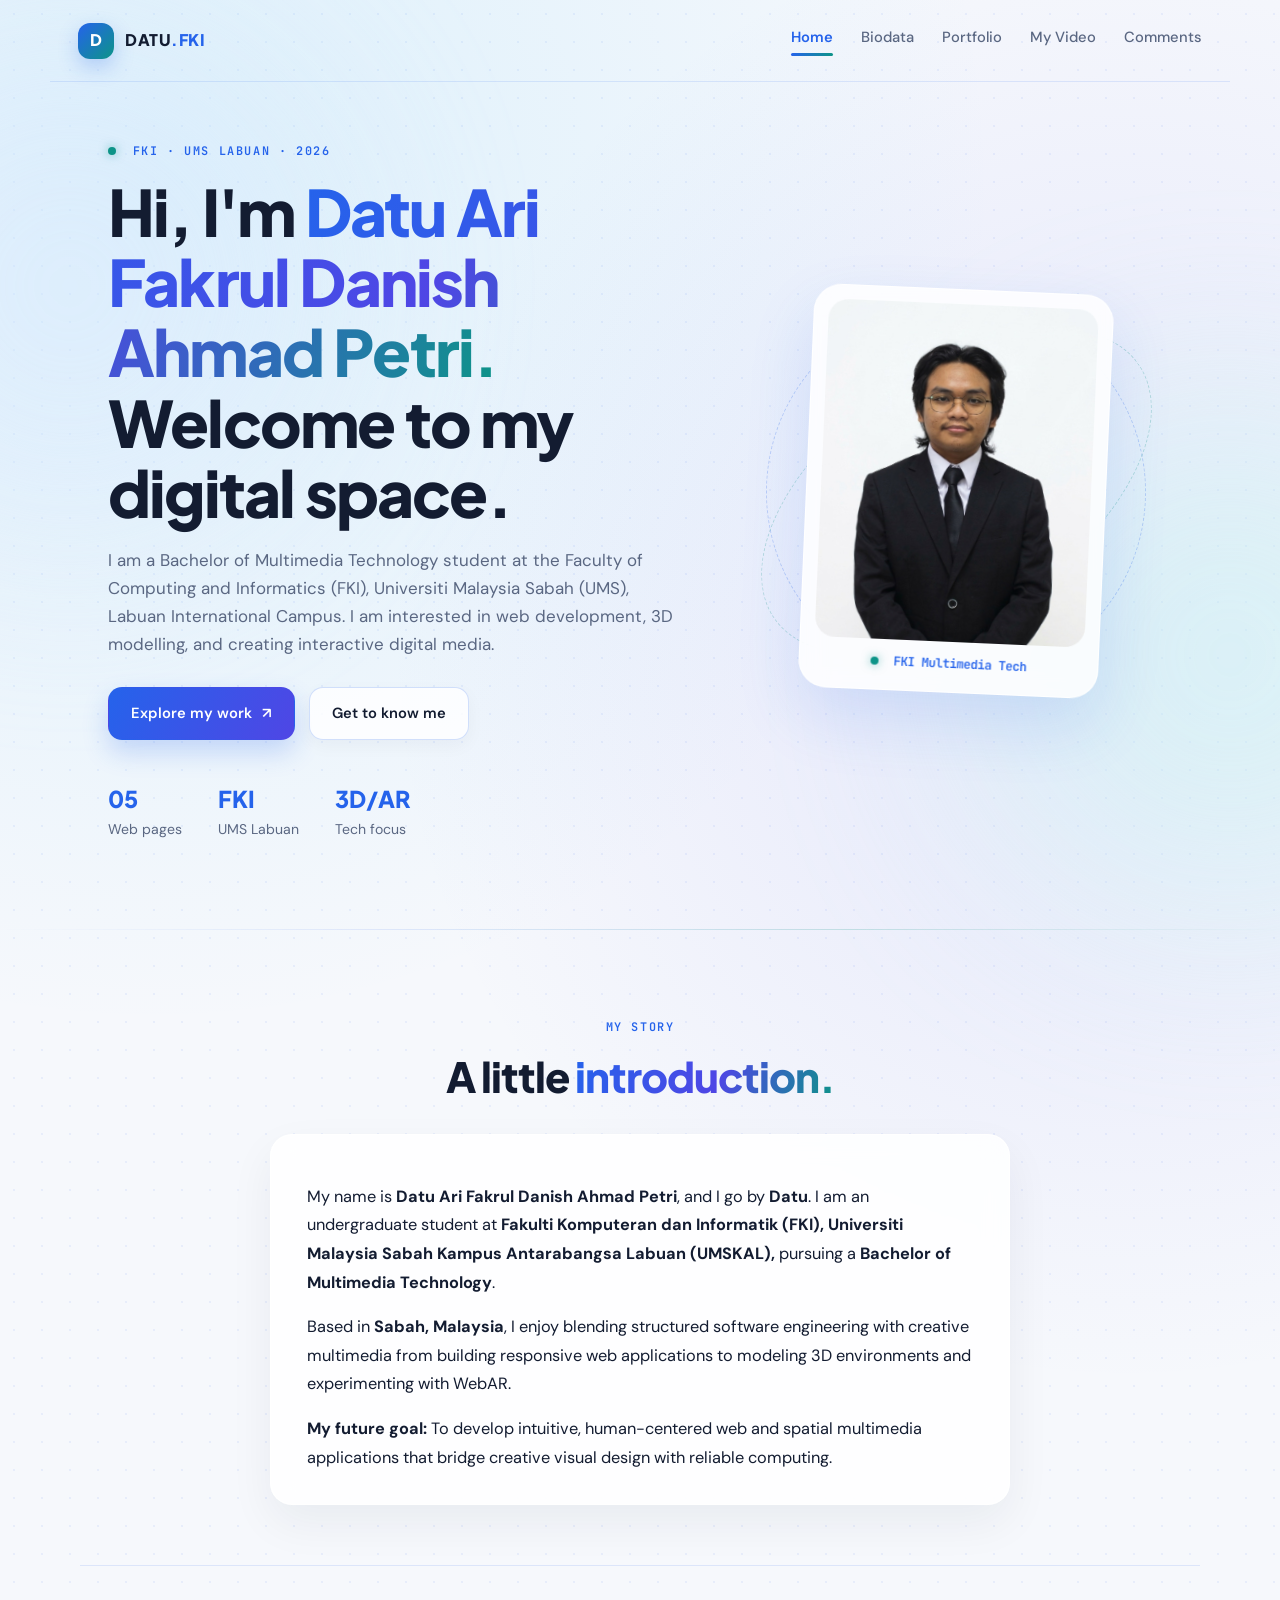
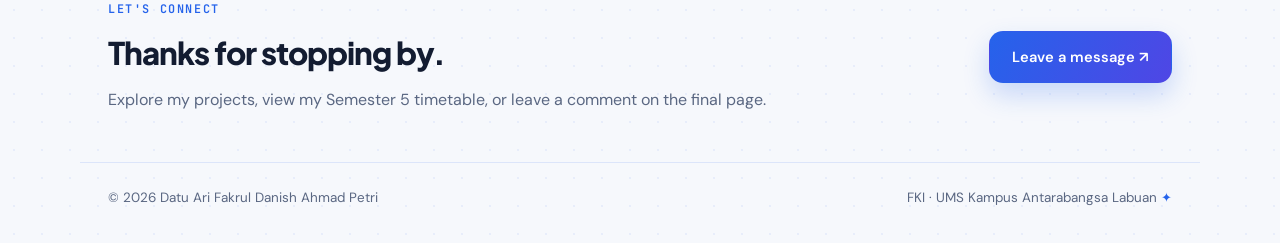
<file: index.html>
<!DOCTYPE html>
<html lang="en">
<head>
    <meta charset="UTF-8">
    <meta name="viewport" content="width=device-width, initial-scale=1.0">
    <meta name="description" content="Personal portfolio of Datu Ari Fakrul Danish Ahmad Petri — Fakulti Komputeran dan Informatik (FKI), UMS Kampus Antarabangsa Labuan.">

    <title>Home | Datu Ari Fakrul Danish Ahmad Petri</title>

    <link rel="stylesheet" href="style.css">
    <script src="script.js" defer></script>
</head>

<body>
    <div class="ambient ambient-one"></div>
    <div class="ambient ambient-two"></div>

    <header class="site-header">
        <a class="brand" href="index.html">
            <span class="brand-mark">D</span>
            <span>DATU<span class="accent">.FKI</span></span>
        </a>

        <button class="menu-toggle" aria-label="Toggle navigation" aria-expanded="false">
            ☰
        </button>

        <nav class="nav-links">
            <a class="active" href="index.html">Home</a>
            <a href="biodata.html">Biodata</a>
            <a href="portfolio.html">Portfolio</a>
            <a href="video.html">My Video</a>
            <a href="comments.html">Comments</a>
        </nav>
    </header>

    <main>
        <section class="hero container">
            <div class="hero-copy reveal">
                <p class="eyebrow">
                    <span class="pulse-dot"></span>
                    FKI · UMS LABUAN · 2026
                </p>

                <h1>
                    Hi, I'm <span class="gradient-text">Datu Ari Fakrul Danish Ahmad Petri.</span>
                    <br>
                    Welcome to my digital space.
                </h1>

                <p class="lead">
                  I am a Bachelor of Multimedia Technology student at the Faculty of Computing and Informatics (FKI), Universiti Malaysia Sabah (UMS), Labuan International Campus. I am interested in web development, 3D modelling, and creating interactive digital media.
                </p>

                <div class="hero-actions">
                    <a class="button primary" href="portfolio.html">
                        Explore my work <span>↗</span>
                    </a>
                    <a class="button secondary" href="biodata.html">
                        Get to know me
                    </a>
                </div>

                <div class="quick-stats">
                    <div>
                        <strong>05</strong>
                        <span>Web pages</span>
                    </div>

                    <div>
                        <strong>FKI</strong>
                        <span>UMS Labuan</span>
                    </div>

                    <div>
                        <strong>3D/AR</strong>
                        <span>Tech focus</span>
                    </div>
                </div>
            </div>

            <div class="hero-visual reveal">
                <div class="orbit orbit-a"></div>
                <div class="orbit orbit-b"></div>

                <div class="profile-card">
                    <img src="assets/ioo.jpg" alt="Datu profile graphic">

                    <div class="profile-caption">
                        <span class="status-dot"></span>
                        FKI Multimedia Tech
                    </div>
                </div>
            </div>
        </section>

                <hr class="section-divider">

        <!-- My Story Section -->
<section class="section">
    <div class="section-heading">
        <p class="eyebrow">MY STORY</p>
        <h2>
            A little <span class="gradient-text">introduction.</span>
        </h2>
    </div>

    <div class="panel story-panel">
        <p>
            My name is
            <strong>Datu Ari Fakrul Danish Ahmad Petri</strong>,
            and I go by <strong>Datu</strong>.
            I am an undergraduate student at
            <strong>
                Fakulti Komputeran dan Informatik (FKI),
                Universiti Malaysia Sabah
                Kampus Antarabangsa Labuan (UMSKAL),
            </strong>
            pursuing a
            <strong>Bachelor of Multimedia Technology</strong>.
        </p>

        <p>
            Based in <strong>Sabah, Malaysia</strong>,
            I enjoy blending structured software engineering
            with creative multimedia from building responsive
            web applications to modeling 3D environments
            and experimenting with WebAR.
        </p>

        <p>
            <strong>My future goal:</strong>
            To develop intuitive, human-centered web and
            spatial multimedia applications that bridge
            creative visual design with reliable computing.
        </p>
    </div>
</section>

        <section class="cta container">
            <div>
                <p class="eyebrow">LET'S CONNECT</p>
                <h2>Thanks for stopping by.</h2>
                <p>
                    Explore my projects, view my Semester 5 timetable, or leave a comment on the final page.
                </p>
            </div>

            <a class="button primary" href="comments.html">
                Leave a message ↗
            </a>
        </section>
    </main>

    <footer class="site-footer">
        <span>© <span class="year"></span> Datu Ari Fakrul Danish Ahmad Petri</span>

        <span>
            FKI · UMS Kampus Antarabangsa Labuan
            <span class="accent">✦</span>
        </span>
    </footer>
</body>
</html>
</file>
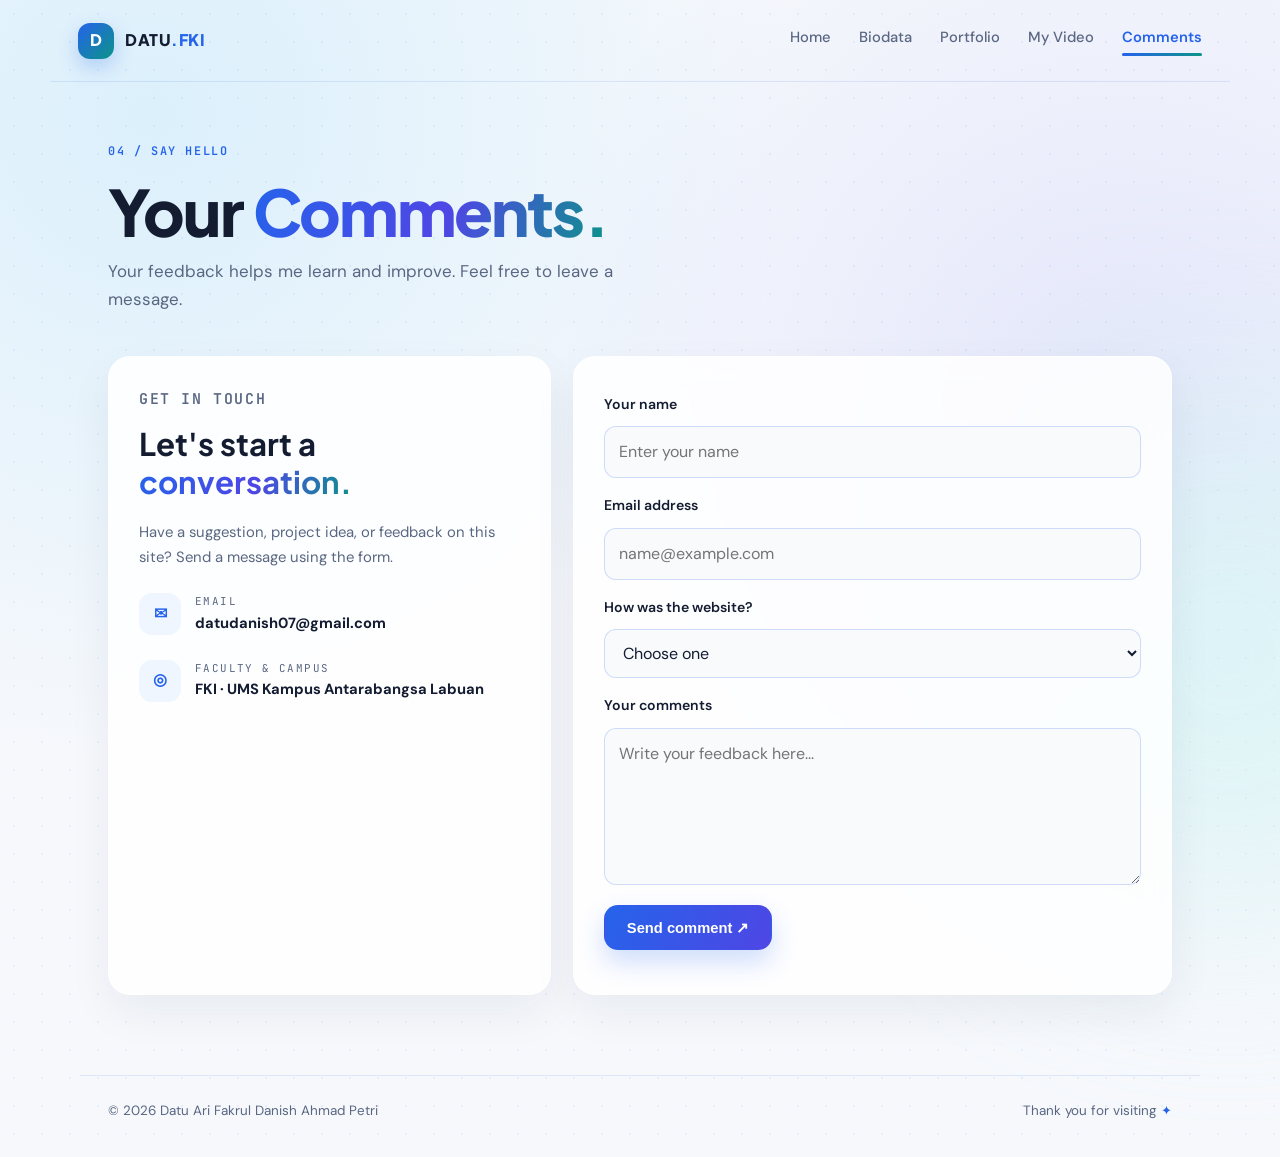
<file: comments.html>
<!DOCTYPE html>
<html lang="en">

<head>
    <meta charset="UTF-8">
    <meta name="viewport" content="width=device-width, initial-scale=1.0">

    <title>Your Comments | Datu Ari Fakrul Danish Ahmad Petri</title>

    <link rel="stylesheet" href="style.css">
    <script src="script.js" defer></script>
</head>

<body>

    <div class="ambient ambient-two"></div>

    <!-- Header & Navigation -->
    <header class="site-header">

        <a class="brand" href="index.html">
            <span class="brand-mark">D</span>
            <span>DATU<span class="accent">.FKI</span></span>
        </a>

        <button class="menu-toggle" aria-label="Toggle navigation" aria-expanded="false">
            ☰
        </button>

        <nav class="nav-links">
            <a href="index.html">Home</a>
            <a href="biodata.html">Biodata</a>
            <a href="portfolio.html">Portfolio</a>
            <a href="video.html">My Video</a>
            <a class="active" href="comments.html">Comments</a>
        </nav>

    </header>

    <!-- Main Content -->
    <main class="container page-main">

        <!-- Page Introduction -->
        <div class="page-intro reveal">

            <p class="eyebrow">04 / SAY HELLO</p>

            <h1>
                Your <span class="gradient-text">Comments.</span>
            </h1>

            <p class="lead">
                Your feedback helps me learn and improve.
                Feel free to leave a message.
            </p>

        </div>

        <!-- Contact Section -->
        <section class="contact-layout">

            <!-- Contact Information -->
            <div class="contact-copy panel reveal">

                <p class="eyebrow">GET IN TOUCH</p>

                <h2>
                    Let's start a <span class="gradient-text">conversation.</span>
                </h2>

                <p class="muted">
                    Have a suggestion, project idea, or feedback on this site?
                    Send a message using the form.
                </p>

                <div class="contact-detail">

                    <span>✉</span>

                    <div>
                        <small>EMAIL</small>
                        <strong>datudanish07@gmail.com</strong>
                    </div>

                </div>

                <div class="contact-detail">

                    <span>◎</span>

                    <div>
                        <small>FACULTY & CAMPUS</small>
                        <strong>FKI · UMS Kampus Antarabangsa Labuan</strong>
                    </div>

                </div>

            </div>

            <!-- Comment Form -->
            <form
                class="comment-form panel reveal"
                id="commentForm"
                action="https://formspree.io/f/xdegpngw"
                method="POST"
            >

                <label for="visitorName">Your name</label>

                <input
                    id="visitorName"
                    name="visitorName"
                    type="text"
                    placeholder="Enter your name"
                    required
                    maxlength="60"
                >

                <label for="visitorEmail">Email address</label>

                <input
                    id="visitorEmail"
                    name="email"
                    type="email"
                    placeholder="name@example.com"
                    required
                >

                <label for="rating">How was the website?</label>

                <select id="rating" name="rating" required>

                    <option value="">Choose one</option>
                    <option value="Excellent">Excellent</option>
                    <option value="Good">Good</option>
                    <option value="Average">Average</option>
                    <option value="Needs improvement">Needs improvement</option>

                </select>

                <label for="message">Your comments</label>

                <textarea
                    id="message"
                    name="message"
                    rows="5"
                    placeholder="Write your feedback here..."
                    required
                    maxlength="1000"
                ></textarea>

                <button class="button primary" type="submit" id="submitBtn">
                    Send comment ↗
                </button>

                <p class="form-note" id="formNote" aria-live="polite"></p>

            </form>

        </section>

    </main>

    <!-- Footer -->
    <footer class="site-footer">

        <span>
            © <span class="year"></span>
            Datu Ari Fakrul Danish Ahmad Petri
        </span>

        <span>
            Thank you for visiting <span class="accent">✦</span>
        </span>

    </footer>

</body>
</html>
</file>
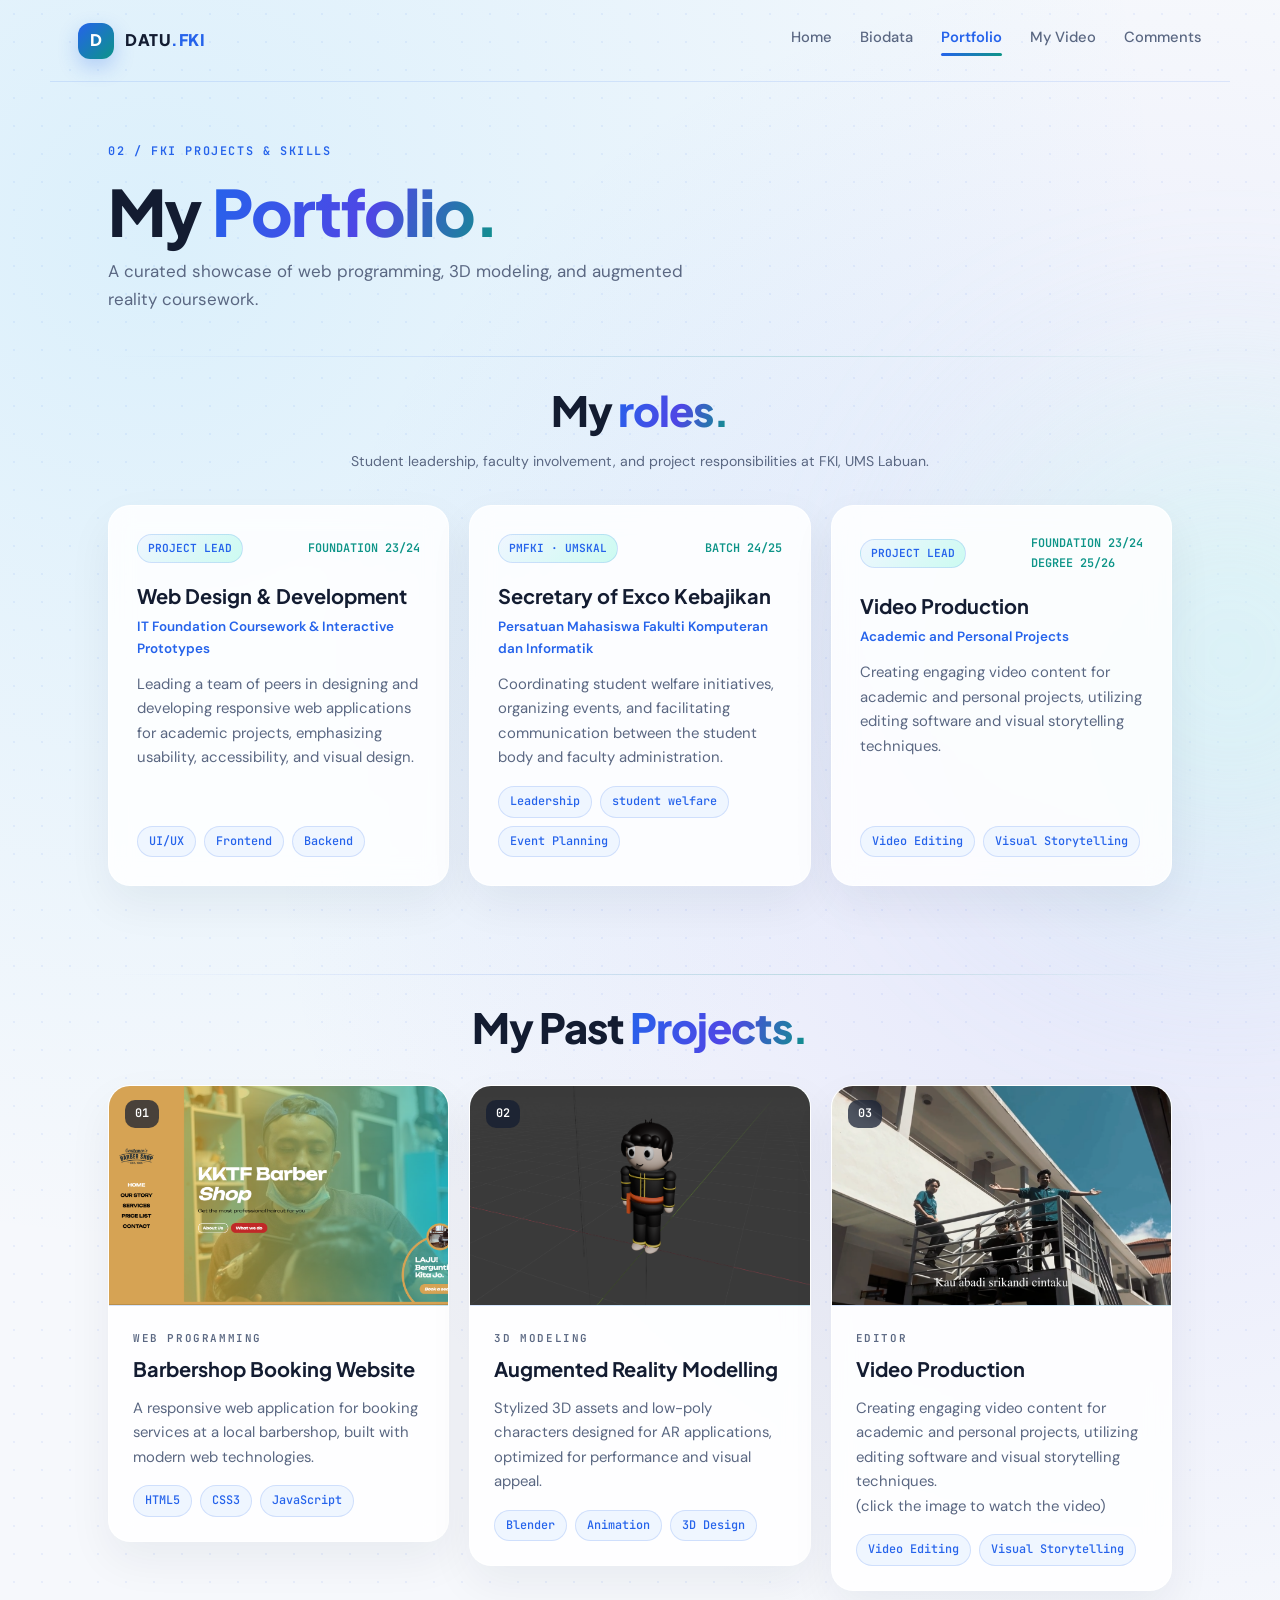
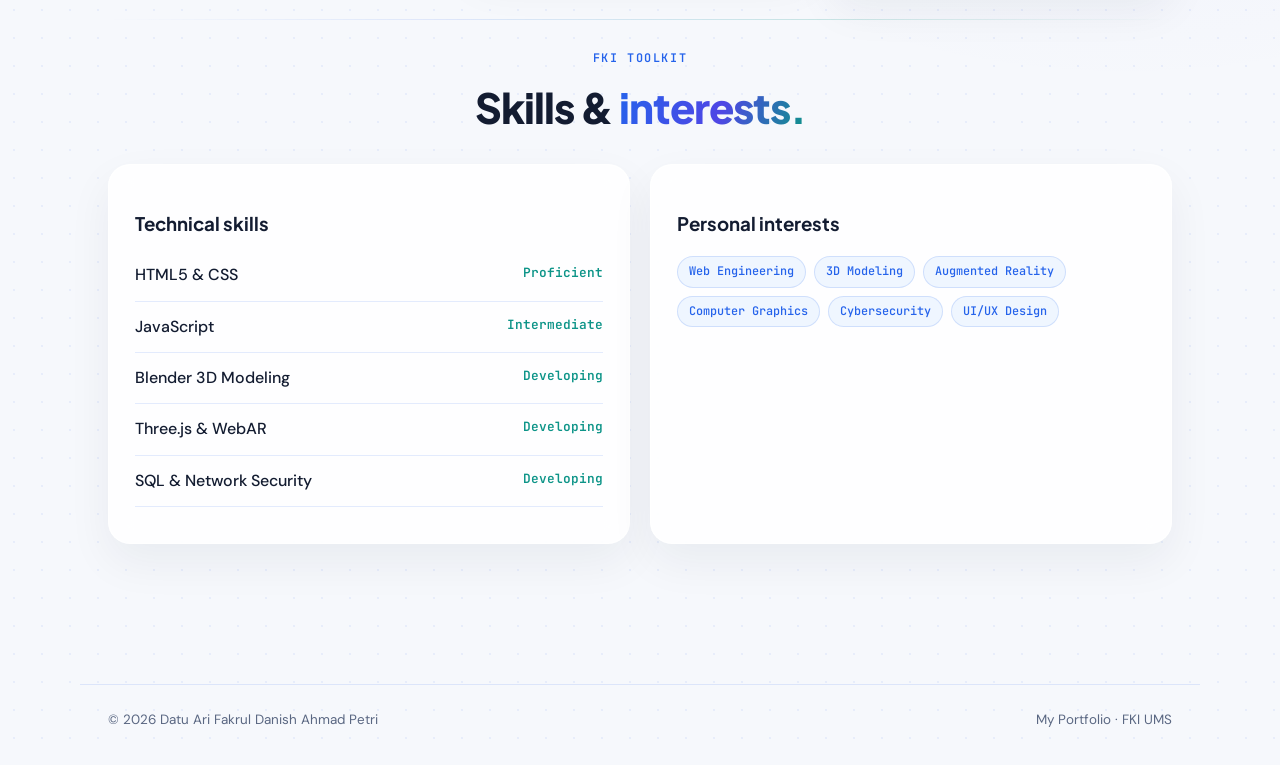
<file: portfolio.html>
<!DOCTYPE html>
<html lang="en">

<head>
    <meta charset="UTF-8">
    <meta name="viewport" content="width=device-width, initial-scale=1.0">

    <title>Portfolio | Datu Ari Fakrul Danish Ahmad Petri</title>

    <link rel="stylesheet" href="style.css">
    <script src="script.js" defer></script>
</head>

<body>

    <div class="ambient ambient-two"></div>

    <!-- Header & Navigation -->
    <header class="site-header">

        <a class="brand" href="index.html">
            <span class="brand-mark">D</span>
            <span>DATU<span class="accent">.FKI</span></span>
        </a>

        <button class="menu-toggle" aria-label="Toggle navigation" aria-expanded="false">
            ☰
        </button>

        <nav class="nav-links">
            <a href="index.html">Home</a>
            <a href="biodata.html">Biodata</a>
            <a class="active" href="portfolio.html">Portfolio</a>
            <a href="video.html">My Video</a>
            <a href="comments.html">Comments</a>
        </nav>

    </header>

    <!-- Main Content -->
    <main class="container page-main">

        <!-- Page Introduction -->
        <div class="page-intro reveal">

            <p class="eyebrow">02 / FKI PROJECTS & SKILLS</p>

            <h1>
                My <span class="gradient-text">Portfolio.</span>
            </h1>

            <p class="lead">
                A curated showcase of web programming, 3D modeling,
                and augmented reality coursework.
            </p>

        </div>

        <hr class="section-divider">

        <!-- Roles & Leadership Section -->
        <section class="section roles-section">

            <div class="section-heading">

                <h2>
                    My <span class="gradient-text">roles.</span>
                </h2>

                <p class="muted">
                    Student leadership, faculty involvement, and project responsibilities at FKI, UMS Labuan.
                </p>

            </div>

            <div class="roles-grid">

                <!-- Role 1 -->
                <article class="panel role-card reveal">
                    <div class="role-top">
                        <span class="role-badge">PROJECT LEAD</span>
                        <span class="role-period">FOUNDATION 23/24</span>
                    </div>

                    <h3>Web Design & Development</h3>
                    <p class="role-org">IT Foundation Coursework & Interactive Prototypes</p>

                    <p>
                        Leading a team of peers in designing and developing responsive web applications
                        for academic projects, emphasizing usability, accessibility, and visual design.
                    </p>

                    <div class="tag-row">
                        <span>UI/UX</span>
                        <span>Frontend</span>
                        <span>Backend</span>
                    </div>
                </article>

                <!-- Role 2 -->
                <article class="panel role-card reveal">
                    <div class="role-top">
                        <span class="role-badge">PMFKI · UMSKAL</span>
                        <span class="role-period">BATCH 24/25</span>
                    </div>

                    <h3>Secretary of Exco Kebajikan</h3>
                    <p class="role-org">Persatuan Mahasiswa Fakulti Komputeran dan Informatik</p>

                    <p>
                        Coordinating student welfare initiatives, organizing events, and facilitating communication
                        between the student body and faculty administration.
                    </p>

                    <div class="tag-row">
                        <span>Leadership</span>
                        <span>student welfare</span>
                        <span>Event Planning</span>
                    </div>
                </article>

                <!-- Role 3 -->
                <article class="panel role-card reveal">
                    <div class="role-top">
                        <span class="role-badge">PROJECT LEAD</span>
                        <span class="role-period">FOUNDATION 23/24<br>DEGREE 25/26</span>
                    </div>

                    <h3>Video Production</h3>
                    <p class="role-org">Academic and Personal Projects</p>

                    <p>
                        Creating engaging video content for academic and personal projects,
                        utilizing editing software and visual storytelling techniques.
                    </p>

                    <div class="tag-row">
                        <span>Video Editing</span>
                        <span>Visual Storytelling</span>
                    </div>
                </article>

            </div>

        </section>

        <hr class="section-divider">

        <div class="section-heading">
                <h2>
                    My Past <span class="gradient-text">Projects.</span>
                </h2>

            </div>

            

<!-- Project Section -->
        <section class="project-grid">

            <!-- Project 1 -->
            <article class="project-card reveal">

                <a class="project-media-link" href="" target="_blank" rel="noopener noreferrer" aria-label="Open Barbershop Booking Website">
                    <div class="project-media">
                        <span class="project-badge">01</span>
                        <img src="assets/barber.png" alt="Barbershop Booking Website Preview">
                    </div>
                </a>

                <div class="project-content">

                    <p class="eyebrow">WEB PROGRAMMING</p>

                    <h2>Barbershop Booking Website</h2>

                    <p>
                        A responsive web application for booking services at a local barbershop, built with modern web technologies.
                    </p>

                    <div class="tag-row">
                        <span>HTML5</span>
                        <span>CSS3</span>
                        <span>JavaScript</span>
                    </div>

                </div>

            </article>

            <!-- Project 2 -->
            <article class="project-card reveal">

                <a class="project-media-link" href="" target="_blank" rel="noopener noreferrer" aria-label="Open Augmented Reality Modelling">
                    <div class="project-media">
                        <span class="project-badge">02</span>
                        <img src="assets/AR.png" alt="Augmented Reality Modelling">
                    </div>
                </a>

                <div class="project-content">

                    <p class="eyebrow">3D MODELING</p>

                    <h2>Augmented Reality Modelling</h2>

                    <p>
                        Stylized 3D assets and low-poly characters designed for AR applications,
                        optimized for performance and visual appeal.
                    </p>

                    <div class="tag-row">
                        <span>Blender</span>
                        <span>Animation</span>
                        <span>3D Design</span>
                    </div>

                </div>

            </article>

            <!-- Project 3 -->
            <article class="project-card reveal">

                <a class="project-media-link" href="https://youtu.be/JCVc1aoUbYA?si=oZ6FifGYMdTjLbQt" aria-label="Open Video Production">
                    <div class="project-media">
                        <span class="project-badge">03</span>
                        <img src="assets/vid ss.png" alt="video production screenshot">
                    </div>
                </a>

                <div class="project-content">

                    <p class="eyebrow">Editor</p>

                    <h2>Video Production</h2>

                    <p>
                        Creating engaging video content for academic and personal projects,
                        utilizing editing software and visual storytelling techniques. 
                        <br>(click the image to watch the video)
                    </p>

                    <div class="tag-row">
                        <span>Video Editing</span>
                        <span>Visual Storytelling</span>
                    </div>

                </div>

            </article>

        </section>

        <hr class="section-divider">

        <!-- Skills & Interests Section -->
        <section class="section skills-section">

            <div class="section-heading">

                <p class="eyebrow">FKI TOOLKIT</p>

                <h2>
                    Skills & <span class="gradient-text">interests.</span>
                </h2>

            </div>

            <div class="skills-grid">

                <!-- Technical Skills -->
                <div class="panel">

                    <h3>Technical skills</h3>

                    <ul class="clean-list">

                        <li>
                            HTML5 & CSS
                            <span>Proficient</span>
                        </li>

                        <li>
                            JavaScript
                            <span>Intermediate</span>
                        </li>

                        <li>
                            Blender 3D Modeling
                            <span>Developing</span>
                        </li>

                        <li>
                            Three.js & WebAR
                            <span>Developing</span>
                        </li>

                        <li>
                            SQL & Network Security
                            <span>Developing</span>
                        </li>

                    </ul>

                </div>

                <!-- Personal Interests -->
                <div class="panel">

                    <h3>Personal interests</h3>

                    <div class="interest-cloud">
                        <span>Web Engineering</span>
                        <span>3D Modeling</span>
                        <span>Augmented Reality</span>
                        <span>Computer Graphics</span>
                        <span>Cybersecurity</span>
                        <span>UI/UX Design</span>
                    </div>

                </div>

            </div>

        </section>

    </main>

    <!-- Footer -->
    <footer class="site-footer">

        <span>
            © <span class="year"></span>
            Datu Ari Fakrul Danish Ahmad Petri
        </span>

        <span>My Portfolio · FKI UMS</span>

    </footer>

</body>
</html>
</file>
<file: style.css>
@import url('https://fonts.googleapis.com/css2?family=DM+Sans:wght@400;500;600;700&family=JetBrains+Mono:wght@400;500;600&family=Plus+Jakarta+Sans:wght@500;600;700;800&display=swap');

:root {
  --bg: #f6f8fc;
  --bg-soft: #eef2ff;
  --panel: rgba(255, 255, 255, 0.86);
  --panel-solid: #ffffff;
  --text: #131c31;
  --muted: #5a6782;
  --line: rgba(37, 99, 235, 0.12);
  --fki-blue: #2563eb;
  --fki-indigo: #4f46e5;
  --fki-teal: #0d9488;
  --fki-sky: #38bdf8;
  --shadow-soft: 0 18px 45px rgba(19, 28, 49, 0.06);
  --shadow-hover: 0 24px 55px rgba(37, 99, 235, 0.12);
}

* { box-sizing: border-box; }
html { scroll-behavior: smooth; }

body {
  margin: 0;
  background-color: var(--bg);
  background-image:
    radial-gradient(circle at 12% 10%, rgba(56, 189, 248, 0.14) 0%, transparent 42%),
    radial-gradient(circle at 88% 35%, rgba(99, 102, 241, 0.12) 0%, transparent 45%),
    radial-gradient(rgba(37, 99, 235, 0.07) 1px, transparent 1px);
  background-size: 100% 100%, 100% 100%, 28px 28px;
  color: var(--text);
  font-family: 'DM Sans', sans-serif;
  line-height: 1.65;
  overflow-x: hidden;
}

a { color: inherit; text-decoration: none; }

.ambient {
  position: fixed;
  width: 500px;
  height: 500px;
  border-radius: 50%;
  filter: blur(110px);
  opacity: 0.45;
  pointer-events: none;
  z-index: -1;
}
.ambient-one { background: #dbeafe; top: 4%; left: -180px; }
.ambient-two { background: #ccfbf1; right: -200px; top: 45%; }

.site-header {
  height: 82px;
  max-width: 1180px;
  margin: auto;
  padding: 0 28px;
  display: flex;
  align-items: center;
  justify-content: space-between;
  border-bottom: 1px solid var(--line);
}

.brand {
  display: flex;
  align-items: center;
  gap: 11px;
  font-family: 'Plus Jakarta Sans', sans-serif;
  font-weight: 800;
  letter-spacing: 0.5px;
  color: var(--text);
}

.brand-mark {
  display: grid;
  place-items: center;
  width: 36px;
  height: 36px;
  border-radius: 12px;
  background: linear-gradient(135deg, var(--fki-blue), var(--fki-teal));
  color: #ffffff;
  font-weight: 800;
  box-shadow: 0 8px 20px rgba(37, 99, 235, 0.25);
}

.accent { color: var(--fki-blue); }

.nav-links {
  display: flex;
  gap: 28px;
  color: var(--muted);
  font-size: 0.92rem;
  font-weight: 500;
}
.nav-links a { transition: 0.2s; }
.nav-links a:hover, .nav-links a.active { color: var(--fki-blue); font-weight: 600; }
.nav-links a.active:after {
  content: '';
  display: block;
  height: 2.5px;
  background: linear-gradient(90deg, var(--fki-blue), var(--fki-teal));
  border-radius: 4px;
  margin-top: 4px;
}

.menu-toggle {
  display: none;
  background: none;
  color: var(--text);
  border: 0;
  font-size: 1.5rem;
  cursor: pointer;
}

.container {
  max-width: 1120px;
  margin: auto;
  padding-left: 28px;
  padding-right: 28px;
}

.hero {
  min-height: 610px;
  display: grid;
  grid-template-columns: 1.15fr 0.85fr;
  align-items: center;
  gap: 48px;
  padding-top: 60px;
  padding-bottom: 60px;
}

.eyebrow {
  font-family: 'JetBrains Mono', monospace;
  font-size: 0.74rem;
  letter-spacing: 1.6px;
  color: var(--fki-blue);
  font-weight: 600;
  margin: 0 0 14px;
  text-transform: uppercase;
}

.pulse-dot, .status-dot {
  display: inline-block;
  width: 8px;
  height: 8px;
  background: var(--fki-teal);
  border-radius: 50%;
  margin-right: 8px;
  box-shadow: 0 0 10px rgba(13, 148, 136, 0.55);
}

.hero h1, .page-intro h1 {
  font-family: 'Plus Jakarta Sans', sans-serif;
  font-size: clamp(2.5rem, 5vw, 4.2rem);
  font-weight: 800;
  line-height: 1.1;
  letter-spacing: -1.8px;
  margin: 0 0 20px;
  color: var(--text);
}

.gradient-text {
  background: linear-gradient(110deg, var(--fki-blue), var(--fki-indigo) 55%, var(--fki-teal));
  -webkit-background-clip: text;
  background-clip: text;
  color: transparent;
}

.lead {
  font-size: 1.06rem;
  color: var(--muted);
  max-width: 580px;
}

.hero-actions {
  display: flex;
  gap: 14px;
  flex-wrap: wrap;
  margin: 28px 0;
}

.button {
  display: inline-flex;
  align-items: center;
  justify-content: center;
  gap: 10px;
  padding: 13px 22px;
  border-radius: 14px;
  font-weight: 600;
  font-size: 0.92rem;
  border: 1px solid transparent;
  cursor: pointer;
  transition: transform 0.22s ease, box-shadow 0.22s ease, background 0.22s ease;
}
.button:hover { transform: translateY(-3px); }

.primary {
  background: linear-gradient(120deg, var(--fki-blue), var(--fki-indigo));
  color: #ffffff;
  box-shadow: 0 12px 26px rgba(37, 99, 235, 0.22);
}
.primary:hover {
  box-shadow: 0 16px 32px rgba(37, 99, 235, 0.3);
}

.secondary {
  border-color: rgba(37, 99, 235, 0.2);
  background: rgba(255, 255, 255, 0.8);
  color: var(--text);
  box-shadow: 0 6px 18px rgba(19, 28, 49, 0.04);
}
.secondary:hover {
  background: #ffffff;
  border-color: var(--fki-blue);
}

.quick-stats {
  display: flex;
  gap: 36px;
  margin-top: 40px;
}
.quick-stats div { display: flex; flex-direction: column; }
.quick-stats strong {
  font-family: 'Plus Jakarta Sans', sans-serif;
  font-size: 1.45rem;
  font-weight: 800;
  color: var(--fki-blue);
}
.quick-stats span, .muted { color: var(--muted); font-size: 0.88rem; }

.hero-visual {
  height: 440px;
  display: grid;
  place-items: center;
  position: relative;
}

.profile-card {
  width: min(300px, 76%);
  padding: 14px;
  border: 1px solid rgba(255, 255, 255, 0.9);
  border-radius: 28px;
  background: rgba(255, 255, 255, 0.82);
  backdrop-filter: blur(14px);
  box-shadow: 0 28px 65px rgba(37, 99, 235, 0.14);
  transform: rotate(2.5deg);
  z-index: 1;
}
.profile-card img { width: 100%; display: block; border-radius: 20px; }
.profile-caption {
  font-family: 'JetBrains Mono', monospace;
  text-align: center;
  padding: 12px 0 4px;
  font-size: 0.78rem;
  font-weight: 600;
  color: var(--fki-blue);
}

.orbit {
  position: absolute;
  border: 1.5px dashed rgba(37, 99, 235, 0.25);
  border-radius: 50%;
  width: 380px;
  height: 380px;
  animation: spin 28s linear infinite;
}
.orbit-b {
  width: 445px;
  height: 245px;
  transform: rotate(-35deg);
  border-color: rgba(13, 148, 136, 0.25);
  animation-direction: reverse;
}

.section { padding-top: 60px; padding-bottom: 60px; }
.section-heading { text-align: center; margin-bottom: 32px; }
.section-heading h2, .cta h2 {
  font: 800 clamp(1.85rem, 3.8vw, 2.6rem)/1.2 'Plus Jakarta Sans', sans-serif;
  margin: 0 0 12px;
  letter-spacing: -1px;
}

.section-divider {
  border: 0;
  height: 1px;
  background: linear-gradient(90deg, transparent, var(--line), rgba(13, 148, 136, 0.2), transparent);
  margin: 28px 0;
}

.project-grid {
  display: grid;
  grid-template-columns: repeat(3, 1fr);
  gap: 20px;
  align-items: start;
}

.panel, .project-card {
  background: var(--panel);
  backdrop-filter: blur(12px);
  border: 1px solid rgba(255, 255, 255, 0.9);
  border-radius: 22px;
  box-shadow: var(--shadow-soft);
}

.panel h3 {
  font-family: 'Plus Jakarta Sans', sans-serif;
  font-weight: 700;
  margin: 18px 0 8px;
}
.project-content p, .panel p {
  color: var(--muted);
  font-size: 0.93rem;
}

.cta {
  display: flex;
  align-items: center;
  justify-content: space-between;
  gap: 20px;
  padding-top: 34px;
  padding-bottom: 48px;
  border-top: 1px solid var(--line);
}
.cta h2 { font-size: 1.95rem; }
.cta p:last-child { color: var(--muted); margin-bottom: 0; }

.site-footer {
  max-width: 1120px;
  margin: auto;
  padding: 24px 28px 34px;
  border-top: 1px solid var(--line);
  display: flex;
  justify-content: space-between;
  color: var(--muted);
  font-size: 0.84rem;
}

.page-main { padding-top: 60px; padding-bottom: 80px; }
.page-intro { margin-bottom: 42px; }
.page-intro h1 { font-size: clamp(2.5rem, 5vw, 4rem); margin-bottom: 12px; }
.page-intro .lead { margin: 0; }

.bio-layout {
  display: grid;
  grid-template-columns: 0.75fr 1.25fr;
  gap: 22px;
}
.bio-photo { padding: 20px; text-align: center; }
.bio-photo img { width: 100%; max-width: 320px; border-radius: 16px; }
.form-note { color: var(--muted); font-size: 0.82rem; }

.social-links {
  display: flex;
  justify-content: center;
  gap: 12px;
  margin-top: 18px;
}

.social-btn {
  display: grid;
  place-items: center;
  width: 44px;
  height: 44px;
  border-radius: 14px;
  background: #f8fafc;
  color: var(--text);
  font-size: 1.35rem;
  border: 1px solid rgba(37, 99, 235, 0.16);
  box-shadow: 0 6px 16px rgba(19, 28, 49, 0.05);
  transition: transform 0.22s ease, box-shadow 0.22s ease, background 0.22s ease, color 0.22s ease, border-color 0.22s ease;
}

.social-btn:hover {
  transform: translateY(-3px);
  color: #ffffff;
  border-color: transparent;
  box-shadow: 0 12px 24px rgba(19, 28, 49, 0.14);
}

.social-btn.whatsapp:hover {
  background: #25d366;
}

.social-btn.instagram:hover {
  background: linear-gradient(135deg, #f58529, #dd2a7b, #8134af);
}

.social-btn.tiktok:hover {
  background: #131c31;
}

.social-btn.linkedin:hover {
  background: #0a66c2;
}

.bio-details { padding: 30px; }
.bio-details h2, .video-caption h2, .contact-copy h2 {
  font: 700 1.6rem 'Plus Jakarta Sans', sans-serif;
  margin: 0 0 20px;
}

.info-list > div {
  display: flex;
  justify-content: space-between;
  gap: 20px;
  padding: 13px 0;
  border-bottom: 1px solid var(--line);
}
.info-list span {
  font-family: 'JetBrains Mono', monospace;
  color: var(--muted);
  font-size: 0.84rem;
}
.info-list strong { text-align: right; font-size: 0.92rem; color: var(--text); }

.story-panel {
  max-width: 740px;
  margin: 0 auto;
  padding: 32px 36px;
}

.story-panel p {
  font-size: 1.02rem;
  line-height: 1.75;
  color: var(--text);
}

.story-panel p:last-child {
  margin-bottom: 0;
}

.table-wrap {
  overflow-x: auto;
  border: 1px solid var(--line);
  border-radius: 18px;
  background: var(--panel-solid);
  box-shadow: var(--shadow-soft);
}

.schedule {
  width: 100%;
  border-collapse: collapse;
  min-width: 720px;
  background: var(--panel-solid);
}
.schedule th, .schedule td {
  text-align: left;
  padding: 16px;
  border-bottom: 1px solid var(--line);
  font-size: 0.88rem;
}
.schedule thead {
  font-family: 'JetBrains Mono', monospace;
  background: linear-gradient(90deg, #eff6ff, #f0fdfa);
  color: var(--fki-blue);
}
.schedule tbody th {
  font-family: 'Plus Jakarta Sans', sans-serif;
  font-weight: 700;
  color: var(--text);
}
.schedule td { color: var(--muted); }
.schedule td strong {
  display: block;
  color: var(--text);
  font-weight: 600;
}
.schedule td small {
  font-family: 'JetBrains Mono', monospace;
  color: var(--fki-teal);
  font-size: 0.76rem;
  font-weight: 600;
}

.project-card {
  overflow: hidden;
  transition: transform 0.25s ease, box-shadow 0.25s ease;
}
.project-card:hover {
  transform: translateY(-7px);
  box-shadow: var(--shadow-hover);
}

.project-media {
  width: 100%;
  height: 220px;
  max-height: 220px;
  position: relative;
  overflow: hidden;
  background: linear-gradient(135deg, #eff6ff, #ccfbf1);
  border-bottom: 1px solid var(--line);
}

.project-media img {
  width: 100%;
  height: 100%;
  max-height: 220px;
  object-fit: cover;
  object-position: top;
  display: block;
  transition: transform 0.4s ease;
}

.project-card:hover .project-media img {
  transform: scale(1.06);
}

.project-badge {
  position: absolute;
  top: 14px;
  left: 16px;
  z-index: 2;
  padding: 4px 10px;
  border-radius: 10px;
  background: rgba(19, 28, 49, 0.72);
  backdrop-filter: blur(8px);
  color: #ffffff;
  font-family: 'JetBrains Mono', monospace;
  font-size: 0.74rem;
  font-weight: 600;
}

.project-content { padding: 24px; }
.project-content .eyebrow { font-size: 0.68rem; margin-bottom: 8px; }
.project-content h2 { font: 700 1.25rem 'Plus Jakarta Sans', sans-serif; margin: 0; }

.tag-row, .interest-cloud {
  display: flex;
  gap: 8px;
  flex-wrap: wrap;
  margin-top: 16px;
}
.tag-row span, .interest-cloud span {
  font-family: 'JetBrains Mono', monospace;
  font-size: 0.74rem;
  padding: 5px 11px;
  border: 1px solid rgba(37, 99, 235, 0.16);
  border-radius: 20px;
  color: var(--fki-blue);
  background: #eff6ff;
  font-weight: 500;
}

.skills-grid {
  display: grid;
  grid-template-columns: 1fr 1fr;
  gap: 20px;
}
.skills-grid .panel { padding: 26px; }

.clean-list { list-style: none; padding: 0; margin: 10px 0; }
.clean-list li {
  display: flex;
  justify-content: space-between;
  padding: 12px 0;
  border-bottom: 1px solid var(--line);
  font-weight: 500;
}
.clean-list span {
  font-family: 'JetBrains Mono', monospace;
  color: var(--fki-teal);
  font-size: 0.8rem;
  font-weight: 600;
}

.video-panel { padding: 20px; }
.video-frame {
  background: #e2e8f0;
  border-radius: 16px;
  overflow: hidden;
  aspect-ratio: 16/9;
}
.video-frame video { width: 100%; height: 100%; object-fit: contain; }
.video-caption {
  display: flex;
  justify-content: space-between;
  align-items: center;
  padding: 18px 8px 4px;
}
.video-caption h2 { margin: 0; }
.video-number {
  color: var(--fki-blue);
  font-family: 'JetBrains Mono', monospace;
  font-weight: 600;
}

.contact-layout {
  display: grid;
  grid-template-columns: 0.85fr 1.15fr;
  gap: 22px;
}
.contact-copy { padding: 30px; }
.contact-copy h2 { font-size: 1.95rem; line-height: 1.2; }

.contact-detail {
  display: flex;
  gap: 14px;
  align-items: center;
  margin-top: 24px;
}
.contact-detail > span {
  display: grid;
  place-items: center;
  width: 42px;
  height: 42px;
  background: #eff6ff;
  border-radius: 13px;
  color: var(--fki-blue);
  font-weight: bold;
}
.contact-detail div { display: flex; flex-direction: column; }
.contact-detail small {
  font-family: 'JetBrains Mono', monospace;
  color: var(--muted);
  letter-spacing: 1.4px;
  font-size: 0.68rem;
}
.contact-detail strong { font-size: 0.92rem; }

.comment-form {
  padding: 30px;
  display: flex;
  flex-direction: column;
  gap: 10px;
}
.comment-form label { font-size: 0.88rem; font-weight: 600; margin-top: 6px; color: var(--text); }
.comment-form input, .comment-form textarea, .comment-form select {
  width: 100%;
  padding: 12px 14px;
  background: #f8fafc;
  border: 1px solid rgba(37, 99, 235, 0.2);
  border-radius: 12px;
  color: var(--text);
  font: inherit;
  outline: none;
  transition: border-color 0.2s, background 0.2s;
}
.comment-form input:focus, .comment-form textarea:focus, .comment-form select:focus {
  border-color: var(--fki-blue);
  background: #ffffff;
}
.comment-form textarea { resize: vertical; }
.comment-form .button { align-self: flex-start; margin-top: 10px; }
.form-note { margin: 4px 0 0; }

.reveal {
  opacity: 0;
  transform: translateY(18px);
  transition: opacity 0.7s ease, transform 0.7s ease;
}
.reveal.visible { opacity: 1; transform: none; }

@keyframes spin { to { transform: rotate(360deg); } }

@media(max-width:760px) {
  .site-header { height: 70px; padding: 0 20px; }
  .menu-toggle { display: block; }
  .nav-links {
    display: none;
    position: absolute;
    top: 70px;
    left: 0;
    right: 0;
    background: #ffffff;
    padding: 18px 24px;
    z-index: 5;
    flex-direction: column;
    gap: 16px;
    border-bottom: 1px solid var(--line);
    box-shadow: var(--shadow-soft);
  }
  .nav-links.open { display: flex; }
  .nav-links a.active:after { display: none; }
  .container { padding-left: 20px; padding-right: 20px; }
  .hero { grid-template-columns: 1fr; gap: 12px; padding-top: 50px; }
  .hero-visual { height: 350px; }
  .orbit { width: 300px; height: 300px; }
  .orbit-b { width: 340px; height: 200px; }
  .project-grid { grid-template-columns: 1fr; }
  .cta { align-items: flex-start; flex-direction: column; }
  .bio-layout, .contact-layout, .skills-grid { grid-template-columns: 1fr; }
  .bio-photo img { max-width: 240px; }
  .story-panel { padding: 24px 22px; }
  .site-footer { padding-left: 20px; padding-right: 20px; }
  .page-main { padding-top: 48px; }
  .quick-stats { gap: 22px; }
  .quick-stats span { font-size: 0.76rem; }
}

@media(prefers-reduced-motion:reduce) {
  *, *::before, *::after {
    animation-duration: 0.01ms !important;
    animation-iteration-count: 1 !important;
    scroll-behavior: auto !important;
    transition-duration: 0.01ms !important;
  }
  .reveal { opacity: 1; transform: none; }
}

.roles-grid {
  display: grid;
  grid-template-columns: repeat(3, 1fr);
  gap: 20px;
}

.role-card {
  padding: 28px;
  display: flex;
  flex-direction: column;
  transition: transform 0.25s ease, box-shadow 0.25s ease;
}

.role-card:hover {
  transform: translateY(-5px);
  box-shadow: var(--shadow-hover);
}

.role-top {
  display: flex;
  justify-content: space-between;
  align-items: center;
  gap: 10px;
  margin-bottom: 16px;
}

.role-badge {
  font-family: 'JetBrains Mono', monospace;
  font-size: 0.7rem;
  font-weight: 600;
  padding: 4px 10px;
  border-radius: 999px;
  background: linear-gradient(135deg, #eff6ff, #ccfbf1);
  color: var(--fki-blue);
  border: 1px solid rgba(37, 99, 235, 0.16);
}

.role-period {
  font-family: 'JetBrains Mono', monospace;
  font-size: 0.74rem;
  color: var(--fki-teal);
  font-weight: 600;
}

.role-card h3 {
  font-family: 'Plus Jakarta Sans', sans-serif;
  font-weight: 700;
  font-size: 1.25rem;
  margin: 0 0 4px;
  color: var(--text);
}

.role-org {
  font-size: 0.84rem !important;
  font-weight: 600;
  color: var(--fki-blue) !important;
  margin: 0 0 12px;
}

.role-card p:last-of-type {
  flex: 1;
  margin: 0;
}

@media (max-width: 760px) {
  .roles-grid {
    grid-template-columns: 1fr;
  }
}

.project-media-link {
  display: block;
}

.project-media-link:focus-visible {
  outline: 2px solid var(--fki-blue);
  outline-offset: -2px;
}

.roles-section {
  padding-top: 1px;
}

.skills-section {
  padding-top: 1px;
}

/* Photo Gallery Grid */
.photo-gallery {
  display: grid;
  grid-template-columns: repeat(auto-fill, minmax(240px, 1fr));
  gap: 1.25rem;
  margin-top: 1.5rem;
}

.gallery-item {
  margin: 0;
  padding: 0.75rem;
  overflow: hidden;
  display: flex;
  flex-direction: column;
  gap: 0.65rem;
  cursor: pointer;
}

.gallery-item img {
  width: 100%;
  aspect-ratio: 4 / 3;
  object-fit: cover;
  border-radius: 10px;
  display: block;
  transition: transform 0.35s ease;
}

.gallery-item:hover img {
  transform: scale(1.04);
}

.gallery-item figcaption {
  font-size: 0.875rem;
  opacity: 0.8;
  padding: 0 0.25rem;
}

/* Lightbox Modal */
.lightbox {
  border: none;
  padding: 0;
  background: transparent;
  max-width: 92vw;
  max-height: 92vh;
  overflow: visible;
  color: #fff;
}

.lightbox::backdrop {
  background: rgba(8, 10, 18, 0.85);
  backdrop-filter: blur(8px);
}

.lightbox-content {
  display: flex;
  flex-direction: column;
  align-items: center;
  gap: 0.75rem;
}

.lightbox-content img {
  max-width: 85vw;
  max-height: 78vh;
  border-radius: 12px;
  object-fit: contain;
  box-shadow: 0 20px 50px rgba(0, 0, 0, 0.6);
}

#lightbox-caption {
  font-size: 0.95rem;
  text-align: center;
  opacity: 0.9;
  margin: 0;
}

.lightbox-close,
.lightbox-nav {
  position: fixed;
  background: rgba(255, 255, 255, 0.12);
  border: 1px solid rgba(255, 255, 255, 0.2);
  color: #fff;
  cursor: pointer;
  border-radius: 50%;
  width: 44px;
  height: 44px;
  font-size: 1.35rem;
  display: grid;
  place-items: center;
  transition: background 0.2s ease;
}

.lightbox-close:hover,
.lightbox-nav:hover {
  background: rgba(255, 255, 255, 0.28);
}

.lightbox-close {
  top: 1.25rem;
  right: 1.25rem;
}

.lightbox-nav.prev {
  left: 1.25rem;
  top: 50%;
  transform: translateY(-50%);
}

.lightbox-nav.next {
  right: 1.25rem;
  top: 50%;
  transform: translateY(-50%);
}

/* Alternating Academic Timeline */
.edu-timeline {
  position: relative;
  max-width: 960px;
  margin: 0 auto;
  padding: 12px 0;
  display: flex;
  flex-direction: column;
  gap: 32px;
}

.edu-timeline::before {
  content: '';
  position: absolute;
  left: 50%;
  top: 0;
  bottom: 0;
  width: 3px;
  transform: translateX(-50%);
  background: linear-gradient(180deg, var(--fki-blue), var(--fki-indigo), var(--fki-teal));
  border-radius: 999px;
  opacity: 0.3;
}

.edu-node {
  position: relative;
  width: 50%;
  padding-right: 44px;
}

.edu-node:nth-child(even) {
  align-self: flex-end;
  padding-right: 0;
  padding-left: 44px;
}

.edu-marker {
  position: absolute;
  top: 24px;
  right: -21px;
  width: 42px;
  height: 42px;
  border-radius: 50%;
  background: linear-gradient(135deg, var(--fki-blue), var(--fki-teal));
  color: #ffffff;
  display: grid;
  place-items: center;
  font-size: 1.2rem;
  border: 4px solid var(--bg);
  box-shadow: 0 8px 20px rgba(37, 99, 235, 0.28);
  z-index: 2;
  transition: transform 0.25s ease;
}

.edu-node:nth-child(even) .edu-marker {
  right: auto;
  left: -21px;
}

.edu-node:hover .edu-marker {
  transform: scale(1.12);
}

.edu-card {
  position: relative;
  padding: 26px 28px;
  transition: transform 0.25s ease, box-shadow 0.25s ease;
}

.edu-card:hover {
  transform: translateY(-5px);
  box-shadow: var(--shadow-hover);
}

.edu-card::after {
  content: '';
  position: absolute;
  top: 38px;
  right: -8px;
  width: 14px;
  height: 14px;
  background: var(--panel-solid);
  border-top: 1px solid rgba(37, 99, 235, 0.14);
  border-right: 1px solid rgba(37, 99, 235, 0.14);
  transform: rotate(45deg);
}

.edu-node:nth-child(even) .edu-card::after {
  right: auto;
  left: -8px;
  transform: rotate(-135deg);
}

.edu-thumb {
  width: 100%;
  height: 170px;
  border-radius: 14px;
  overflow: hidden;
  margin-bottom: 16px;
  background: linear-gradient(135deg, #eff6ff, #ccfbf1);
  border: 1px solid var(--line);
}

.edu-thumb img {
  width: 100%;
  height: 100%;
  object-fit: cover;
  display: block;
  transition: transform 0.35s ease;
}

.edu-card:hover .edu-thumb img {
  transform: scale(1.05);
}

.edu-thumb.logo-mode {
  padding: 16px;
  background: #ffffff;
}

.edu-thumb.logo-mode img {
  object-fit: contain;
}

.edu-meta {
  display: flex;
  justify-content: space-between;
  align-items: center;
  flex-wrap: wrap;
  gap: 8px;
  margin-bottom: 12px;
}

.edu-card h3 {
  font-family: 'Plus Jakarta Sans', sans-serif;
  font-weight: 700;
  font-size: 1.2rem;
  line-height: 1.35;
  margin: 0 0 6px;
  color: var(--text);
}

.edu-org {
  font-size: 0.86rem !important;
  font-weight: 600;
  color: var(--fki-blue) !important;
  margin: 0 0 10px;
}

.edu-card p:last-child {
  margin: 0;
}

@media (max-width: 760px) {
  .edu-timeline {
    gap: 22px;
  }

  .edu-timeline::before {
    left: 20px;
    transform: none;
  }

  .edu-node,
  .edu-node:nth-child(even) {
    width: 100%;
    align-self: stretch;
    padding-left: 56px;
    padding-right: 0;
  }

  .edu-marker,
  .edu-node:nth-child(even) .edu-marker {
    left: 0;
    right: auto;
    width: 40px;
    height: 40px;
    font-size: 1.1rem;
  }

  .edu-card {
    padding: 22px;
  }

  .edu-card::after,
  .edu-node:nth-child(even) .edu-card::after {
    left: -8px;
    right: auto;
    transform: rotate(-135deg);
  }
}
</file>
